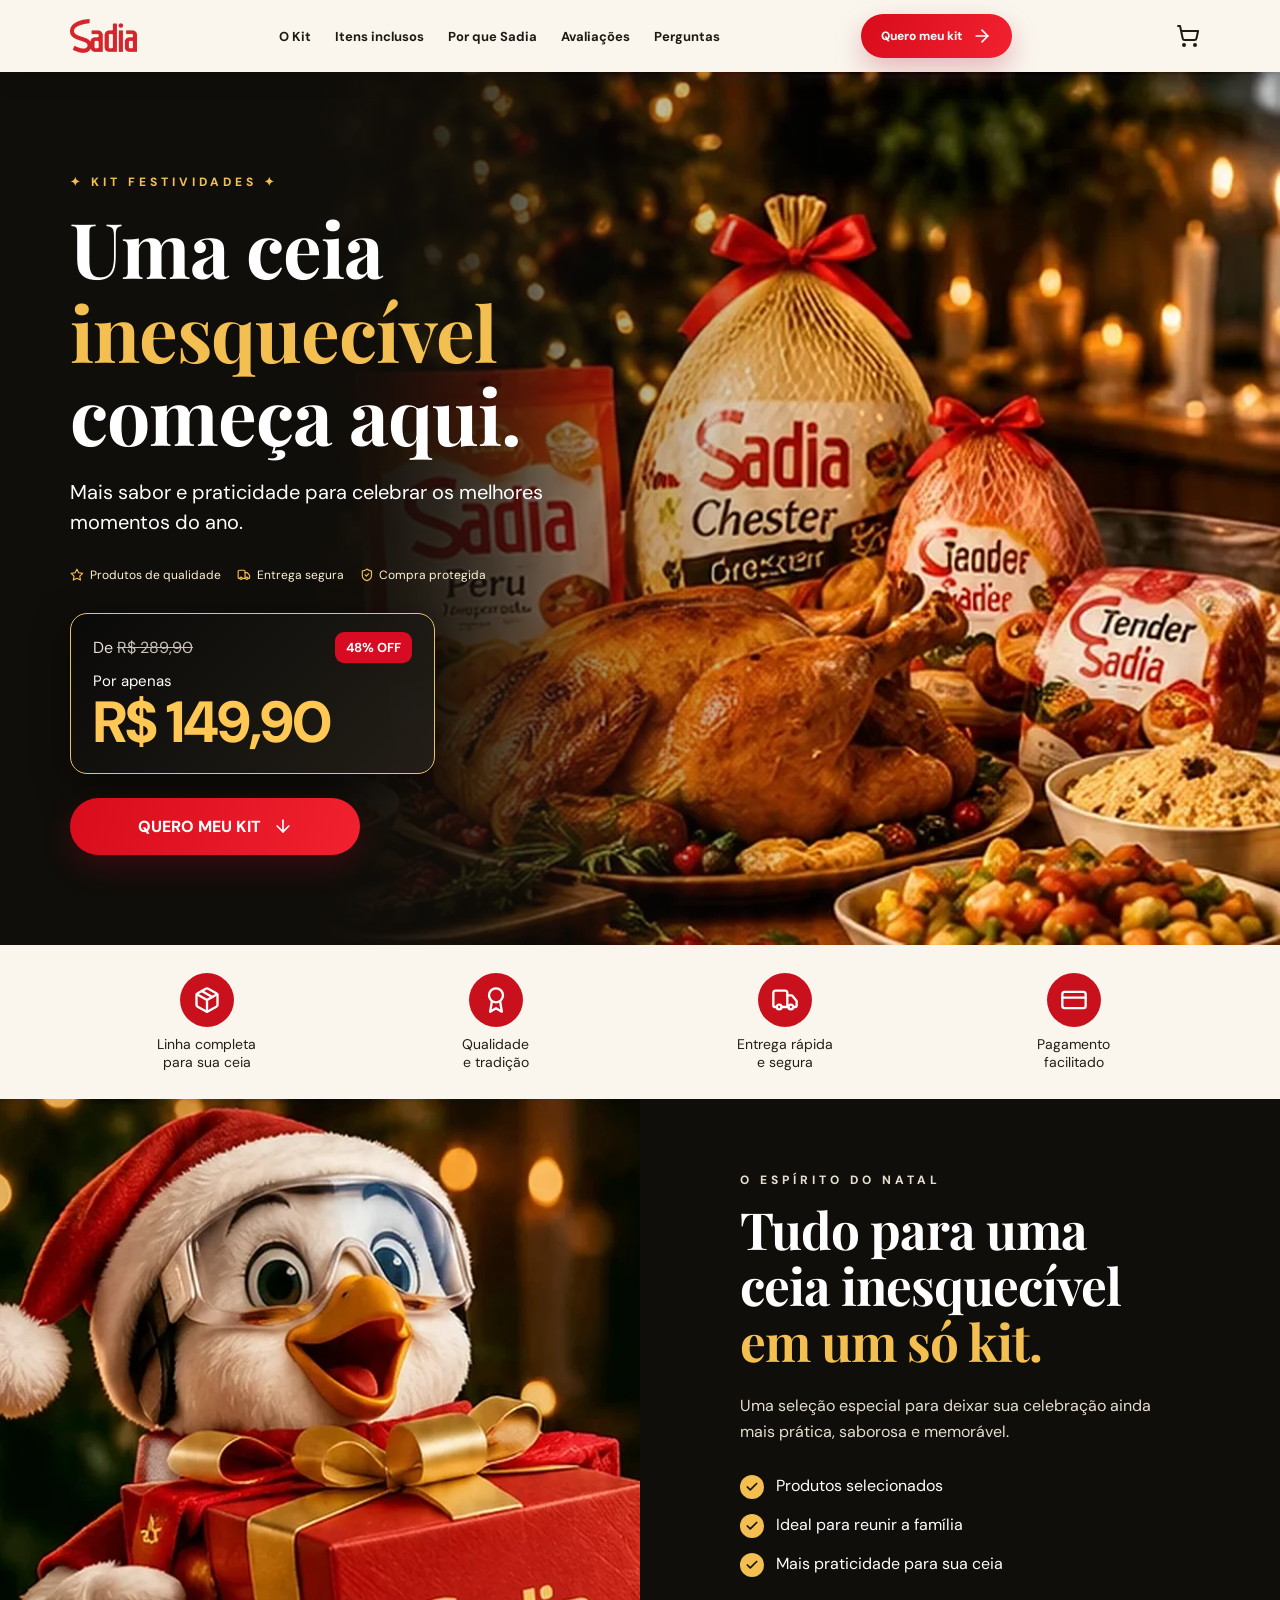
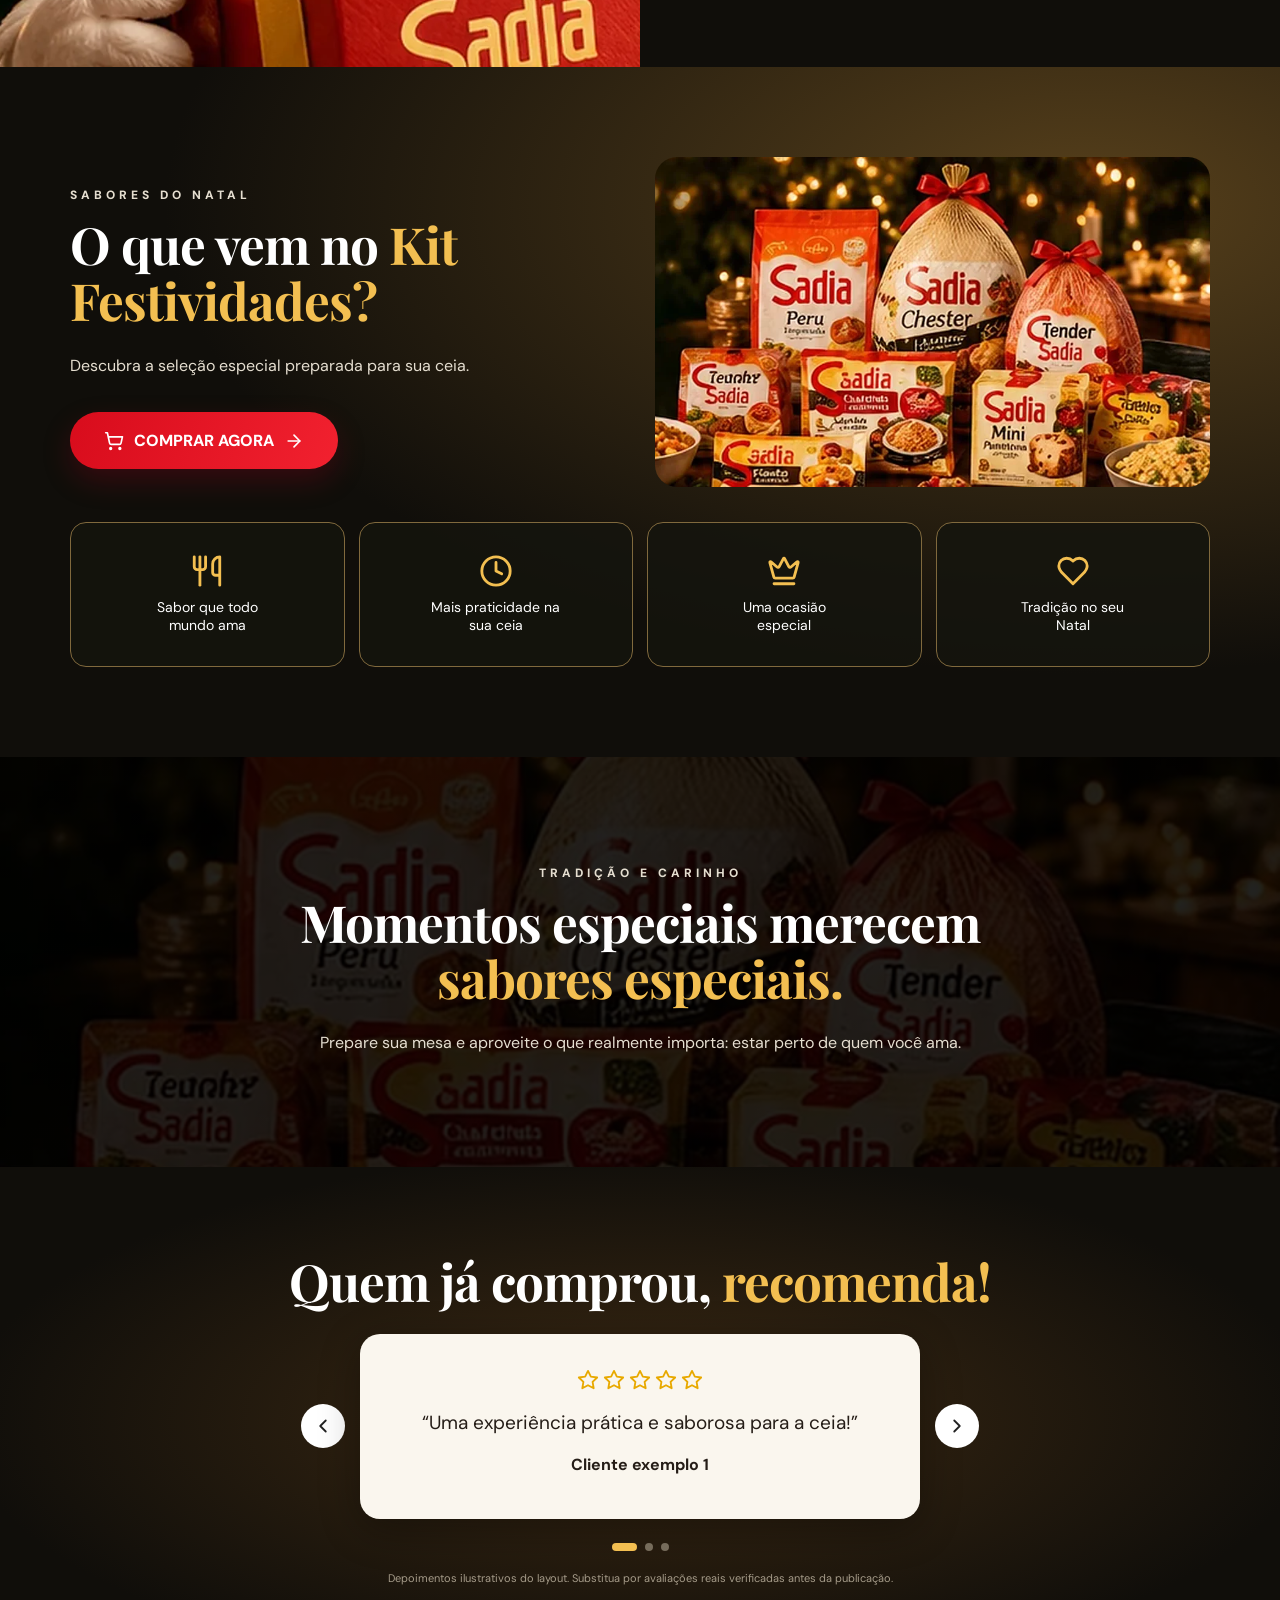
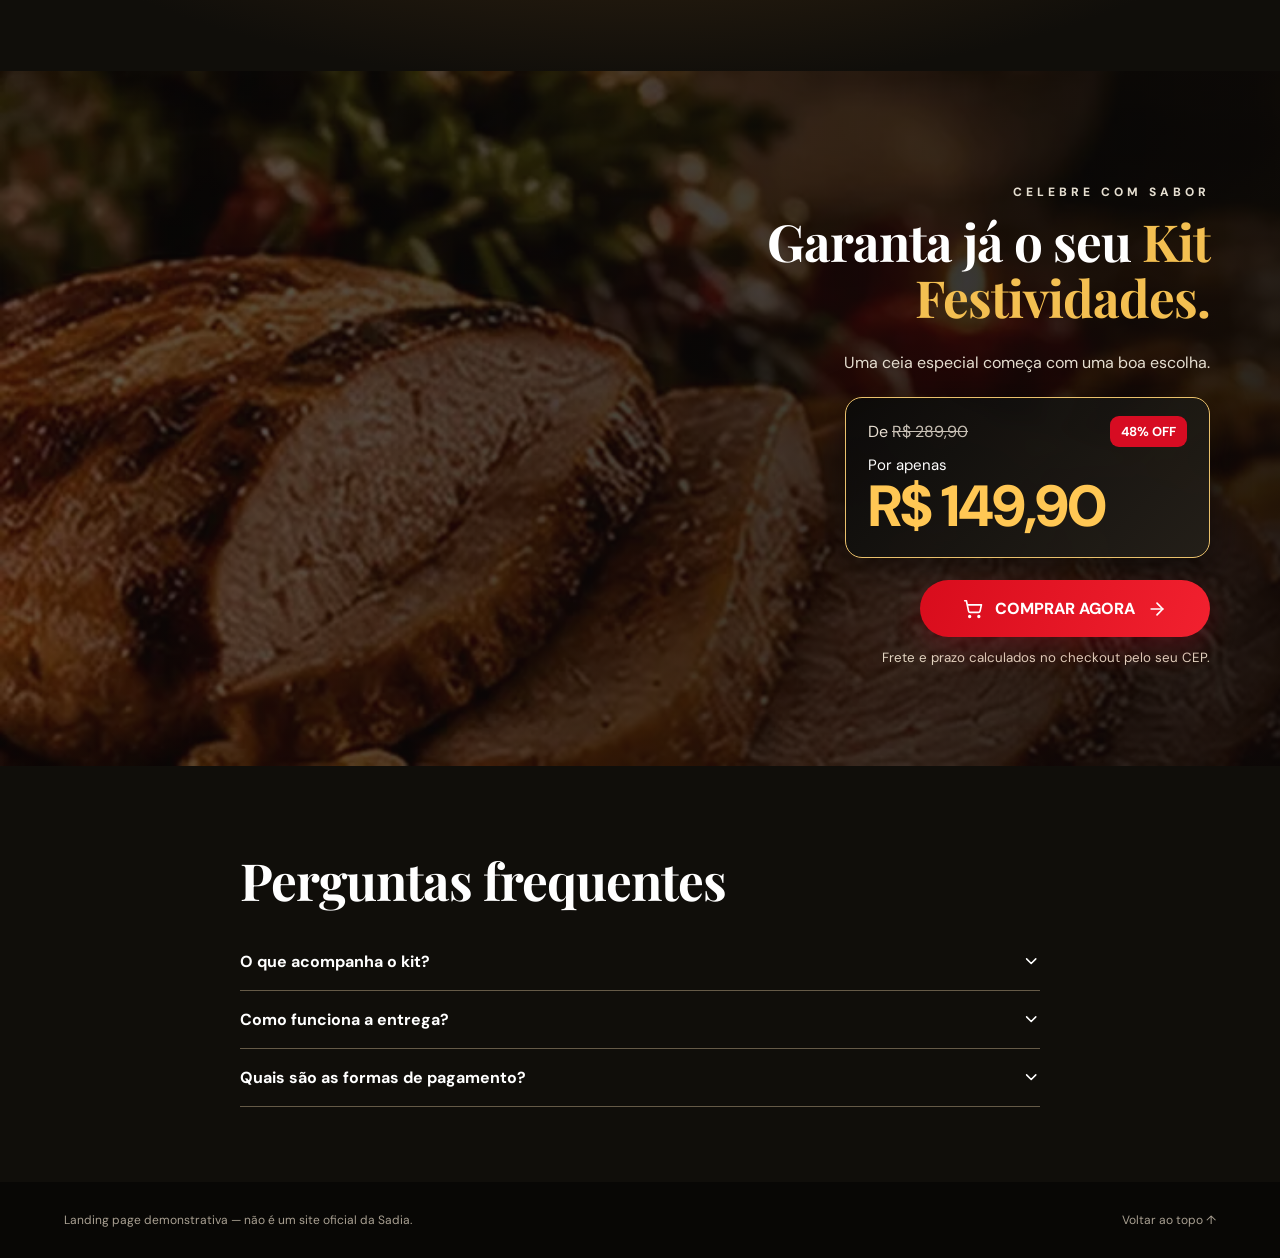
<file: index.html>
<!doctype html><html lang="pt-BR"><head><meta charset="UTF-8"><meta name="viewport" content="width=device-width, initial-scale=1"><meta name="theme-color" content="#100d09"><meta name="description" content="Conheça o Kit Festividades para uma ceia especial."><title>Kit Festividades | Landing Page</title><link rel="icon" href="favicon.png"><link rel="preload" as="image" href="assets/hero.webp"><link rel="stylesheet" href="style.css"></head><body>
<svg xmlns="http://www.w3.org/2000/svg" style="display:none" aria-hidden="true"><symbol id="i-menu" viewBox="0 0 24 24" fill="none" stroke="currentColor" stroke-width="2" stroke-linecap="round" stroke-linejoin="round"><path d="M4 6h16M4 12h16M4 18h16"/></symbol><symbol id="i-x" viewBox="0 0 24 24" fill="none" stroke="currentColor" stroke-width="2" stroke-linecap="round" stroke-linejoin="round"><path d="M18 6 6 18M6 6l12 12"/></symbol><symbol id="i-arrow" viewBox="0 0 24 24" fill="none" stroke="currentColor" stroke-width="2" stroke-linecap="round" stroke-linejoin="round"><path d="M5 12h14"/><path d="m12 5 7 7-7 7"/></symbol><symbol id="i-down" viewBox="0 0 24 24" fill="none" stroke="currentColor" stroke-width="2" stroke-linecap="round" stroke-linejoin="round"><path d="M12 5v14"/><path d="m19 12-7 7-7-7"/></symbol><symbol id="i-cart" viewBox="0 0 24 24" fill="none" stroke="currentColor" stroke-width="2" stroke-linecap="round" stroke-linejoin="round"><circle cx="8" cy="21" r="1"/><circle cx="19" cy="21" r="1"/><path d="M2.05 2.05h2l2.66 12.42a2 2 0 0 0 2 1.58h9.78a2 2 0 0 0 1.95-1.57l1.65-7.43H5.12"/></symbol><symbol id="i-star" viewBox="0 0 24 24" fill="none" stroke="currentColor" stroke-width="2" stroke-linecap="round" stroke-linejoin="round"><polygon points="12 2 15.09 8.26 22 9.27 17 14.14 18.18 21.02 12 17.77 5.82 21.02 7 14.14 2 9.27 8.91 8.26 12 2"/></symbol><symbol id="i-truck" viewBox="0 0 24 24" fill="none" stroke="currentColor" stroke-width="2" stroke-linecap="round" stroke-linejoin="round"><path d="M14 18V6a2 2 0 0 0-2-2H4a2 2 0 0 0-2 2v11a1 1 0 0 0 1 1h2"/><path d="M15 18H9"/><path d="M19 18h2a1 1 0 0 0 1-1v-3.65a1 1 0 0 0-.22-.624l-3.48-4.35A1 1 0 0 0 17.52 8H14"/><circle cx="17" cy="18" r="2"/><circle cx="7" cy="18" r="2"/></symbol><symbol id="i-shield" viewBox="0 0 24 24" fill="none" stroke="currentColor" stroke-width="2" stroke-linecap="round" stroke-linejoin="round"><path d="M20 13c0 5-3.5 7.5-7.66 8.95a1 1 0 0 1-.67-.01C7.5 20.5 4 18 4 13V6a1 1 0 0 1 1-1c2 0 4.5-1.2 6.24-2.72a1.17 1.17 0 0 1 1.52 0C14.51 3.81 17 5 19 5a1 1 0 0 1 1 1z"/><path d="m9 12 2 2 4-4"/></symbol><symbol id="i-card" viewBox="0 0 24 24" fill="none" stroke="currentColor" stroke-width="2" stroke-linecap="round" stroke-linejoin="round"><rect width="20" height="14" x="2" y="5" rx="2"/><path d="M2 10h20"/></symbol><symbol id="i-package" viewBox="0 0 24 24" fill="none" stroke="currentColor" stroke-width="2" stroke-linecap="round" stroke-linejoin="round"><path d="m7.5 4.27 9 5.15"/><path d="M21 8a2 2 0 0 0-1-1.73l-7-4a2 2 0 0 0-2 0l-7 4A2 2 0 0 0 3 8v8a2 2 0 0 0 1 1.73l7 4a2 2 0 0 0 2 0l7-4A2 2 0 0 0 21 16Z"/><path d="m3.3 7 8.7 5 8.7-5"/><path d="M12 22V12"/></symbol><symbol id="i-award" viewBox="0 0 24 24" fill="none" stroke="currentColor" stroke-width="2" stroke-linecap="round" stroke-linejoin="round"><circle cx="12" cy="8" r="6"/><path d="M15.477 12.89 17 22l-5-3-5 3 1.523-9.11"/></symbol><symbol id="i-gift" viewBox="0 0 24 24" fill="none" stroke="currentColor" stroke-width="2" stroke-linecap="round" stroke-linejoin="round"><rect x="3" y="8" width="18" height="4" rx="1"/><path d="M12 8v13"/><path d="M19 12v7a2 2 0 0 1-2 2H7a2 2 0 0 1-2-2v-7"/><path d="M7.5 8a2.5 2.5 0 0 1 0-5A4.8 8 0 0 1 12 8a4.8 8 0 0 1 4.5-5 2.5 2.5 0 0 1 0 5"/></symbol><symbol id="i-utensils" viewBox="0 0 24 24" fill="none" stroke="currentColor" stroke-width="2" stroke-linecap="round" stroke-linejoin="round"><path d="M3 2v7c0 1.1.9 2 2 2h4a2 2 0 0 0 2-2V2"/><path d="M7 2v20"/><path d="M21 15V2a5 5 0 0 0-5 5v6c0 1.1.9 2 2 2h3Zm0 0v7"/></symbol><symbol id="i-heart" viewBox="0 0 24 24" fill="none" stroke="currentColor" stroke-width="2" stroke-linecap="round" stroke-linejoin="round"><path d="M19 14c1.49-1.46 3-3.21 3-5.5A5.5 5.5 0 0 0 16.5 3c-1.76 0-3 .5-4.5 2-1.5-1.5-2.74-2-4.5-2A5.5 5.5 0 0 0 2 8.5c0 2.3 1.5 4.05 3 5.5l7 7Z"/></symbol><symbol id="i-clock" viewBox="0 0 24 24" fill="none" stroke="currentColor" stroke-width="2" stroke-linecap="round" stroke-linejoin="round"><circle cx="12" cy="12" r="10"/><path d="M12 6v6l4 2"/></symbol><symbol id="i-crown" viewBox="0 0 24 24" fill="none" stroke="currentColor" stroke-width="2" stroke-linecap="round" stroke-linejoin="round"><path d="M11.562 3.266a.5.5 0 0 1 .876 0L15.39 8.87a1 1 0 0 0 1.516.294L21.183 5.5a.5.5 0 0 1 .798.519l-2.834 10.246a1 1 0 0 1-.956.734H5.81a1 1 0 0 1-.957-.734L2.02 6.02a.5.5 0 0 1 .798-.519l4.276 3.664a1 1 0 0 0 1.516-.294z"/><path d="M5 21h14"/></symbol><symbol id="i-left" viewBox="0 0 24 24" fill="none" stroke="currentColor" stroke-width="2" stroke-linecap="round" stroke-linejoin="round"><path d="m15 18-6-6 6-6"/></symbol><symbol id="i-right" viewBox="0 0 24 24" fill="none" stroke="currentColor" stroke-width="2" stroke-linecap="round" stroke-linejoin="round"><path d="m9 18 6-6-6-6"/></symbol><symbol id="i-chev" viewBox="0 0 24 24" fill="none" stroke="currentColor" stroke-width="2" stroke-linecap="round" stroke-linejoin="round"><path d="m6 9 6 6 6-6"/></symbol><symbol id="i-lock" viewBox="0 0 24 24" fill="none" stroke="currentColor" stroke-width="2" stroke-linecap="round" stroke-linejoin="round"><rect width="18" height="11" x="3" y="11" rx="2"/><path d="M7 11V7a5 5 0 0 1 10 0v4"/></symbol><symbol id="i-ok" viewBox="0 0 24 24" fill="none" stroke="currentColor" stroke-width="2" stroke-linecap="round" stroke-linejoin="round"><circle cx="12" cy="12" r="10"/><path d="m9 12 2 2 4-4"/></symbol></svg>
<header class="header"><a href="#inicio" class="logo" aria-label="Sadia - início"><img src="assets/logo.png" alt="Sadia" width="84" height="34"></a><nav id="nav"><a href="#kit">O Kit</a><a href="#itens">Itens inclusos</a><a href="#qualidade">Por que Sadia</a><a href="#avaliacoes">Avaliações</a><a href="#perguntas">Perguntas</a></nav><a class="btn small smart" href="#itens">Quero meu kit <svg class="ic" aria-hidden="true"><use href="#i-arrow"/></svg></a><a class="cart" href="checkout.html" aria-label="Ir para o checkout"><svg class="ic" aria-hidden="true"><use href="#i-cart"/></svg></a><button class="menu" aria-label="Abrir menu" aria-expanded="false"><svg class="ic i-menu" aria-hidden="true"><use href="#i-menu"/></svg><svg class="ic i-x" aria-hidden="true"><use href="#i-x"/></svg></button></header>
<main><section class="hero" id="inicio"><div class="hero-overlay"></div><div class="container hero-content reveal"><p class="eyebrow">✦ KIT FESTIVIDADES ✦</p><h1>Uma ceia <em>inesquecível</em> começa aqui.</h1><p class="lead">Mais sabor e praticidade para celebrar os melhores momentos do ano.</p><div class="micro"><span><svg class="ic" aria-hidden="true"><use href="#i-star"/></svg> Produtos de qualidade</span><span><svg class="ic" aria-hidden="true"><use href="#i-truck"/></svg> Entrega segura</span><span><svg class="ic" aria-hidden="true"><use href="#i-shield"/></svg> Compra protegida</span></div><div class="price-box" aria-label="Oferta: de 289 reais e 90 centavos por 149 reais e 90 centavos"><div class="price-top"><span>De <del>R$ 289,90</del></span><strong class="discount">48% OFF</strong></div><div class="price-label">Por apenas</div><div class="price-current">R$ 149,90</div></div><a class="btn big" href="#itens">QUERO MEU KIT <svg class="ic" aria-hidden="true"><use href="#i-down"/></svg></a></div></section>
<section class="benefits"><div class="container benefit-grid"><div><b><svg class="ic" aria-hidden="true"><use href="#i-package"/></svg></b><span>Linha completa<br>para sua ceia</span></div><div><b><svg class="ic" aria-hidden="true"><use href="#i-award"/></svg></b><span>Qualidade<br>e tradição</span></div><div><b><svg class="ic" aria-hidden="true"><use href="#i-truck"/></svg></b><span>Entrega rápida<br>e segura</span></div><div><b><svg class="ic" aria-hidden="true"><use href="#i-card"/></svg></b><span>Pagamento<br>facilitado</span></div></div></section>
<section id="kit" class="split dark"><div class="photo mascot reveal" role="img" aria-label="Mascote natalino segurando um presente"></div><div class="copy reveal"><p class="eyebrow">O ESPÍRITO DO NATAL</p><h2>Tudo para uma ceia inesquecível <em>em um só kit.</em></h2><p>Uma seleção especial para deixar sua celebração ainda mais prática, saborosa e memorável.</p><ul><li>Produtos selecionados</li><li>Ideal para reunir a família</li><li>Mais praticidade para sua ceia</li></ul></div></section>
<section id="itens" class="items"><div class="container"><div class="item-head reveal"><div><p class="eyebrow">SABORES DO NATAL</p><h2>O que vem no <em>Kit Festividades?</em></h2><p>Descubra a seleção especial preparada para sua ceia.</p><a href="checkout.html" class="btn buy-items"><svg class="ic" aria-hidden="true"><use href="#i-cart"/></svg> COMPRAR AGORA <svg class="ic" aria-hidden="true"><use href="#i-arrow"/></svg></a></div><div class="photo kit-photo" role="img" aria-label="Produtos do Kit Festividades"></div></div><div class="cards"><article class="reveal"><svg class="ic big-ic" aria-hidden="true"><use href="#i-utensils"/></svg><span>Sabor que todo mundo ama</span></article><article class="reveal"><svg class="ic big-ic" aria-hidden="true"><use href="#i-clock"/></svg><span>Mais praticidade na sua ceia</span></article><article class="reveal"><svg class="ic big-ic" aria-hidden="true"><use href="#i-crown"/></svg><span>Uma ocasião especial</span></article><article class="reveal"><svg class="ic big-ic" aria-hidden="true"><use href="#i-heart"/></svg><span>Tradição no seu Natal</span></article></div></div></section>
<section id="qualidade" class="quality"><div class="container reveal"><p class="eyebrow">TRADIÇÃO E CARINHO</p><h2>Momentos especiais merecem <em>sabores especiais.</em></h2><p>Prepare sua mesa e aproveite o que realmente importa: estar perto de quem você ama.</p></div></section>
<section id="avaliacoes" class="reviews"><div class="container"><h2 class="reveal">Quem já comprou, <em>recomenda!</em></h2><div class="review-wrap"><button id="prev" aria-label="Avaliação anterior"><svg class="ic" aria-hidden="true"><use href="#i-left"/></svg></button><div class="review-card" id="review" aria-live="polite"></div><button id="next" aria-label="Próxima avaliação"><svg class="ic" aria-hidden="true"><use href="#i-right"/></svg></button></div><div id="dots" class="dots"></div><p class="disclaimer">Depoimentos ilustrativos do layout. Substitua por avaliações reais verificadas antes da publicação.</p></div></section>
<section class="final-hero" id="pedido"><div class="container final-content reveal"><p class="eyebrow">CELEBRE COM SABOR</p><h2>Garanta já o seu <em>Kit Festividades.</em></h2><p>Uma ceia especial começa com uma boa escolha.</p><div class="price-box" aria-label="Oferta: de 289 reais e 90 centavos por 149 reais e 90 centavos"><div class="price-top"><span>De <del>R$ 289,90</del></span><strong class="discount">48% OFF</strong></div><div class="price-label">Por apenas</div><div class="price-current">R$ 149,90</div></div><a href="checkout.html" class="btn big" id="buy"><svg class="ic" aria-hidden="true"><use href="#i-cart"/></svg> COMPRAR AGORA <svg class="ic" aria-hidden="true"><use href="#i-arrow"/></svg></a><small>Frete e prazo calculados no checkout pelo seu CEP.</small></div></section>
<section id="perguntas" class="faq container"><h2>Perguntas frequentes</h2><details><summary>O que acompanha o kit?<svg class="ic chev" aria-hidden="true"><use href="#i-chev"/></svg></summary><p>Confira a lista oficial de itens e quantidades na oferta antes da compra.</p></details><details><summary>Como funciona a entrega?<svg class="ic chev" aria-hidden="true"><use href="#i-chev"/></svg></summary><p>Consulte os locais atendidos, prazo e frete na página oficial de checkout.</p></details><details><summary>Quais são as formas de pagamento?<svg class="ic chev" aria-hidden="true"><use href="#i-chev"/></svg></summary><p>As condições de pagamento devem ser verificadas no checkout oficial.</p></details></section></main><footer><span>Landing page demonstrativa — não é um site oficial da Sadia.</span><a href="#inicio">Voltar ao topo ↑</a></footer><a class="mobile-cta btn smart" href="#itens"><svg class="ic" aria-hidden="true"><use href="#i-cart"/></svg> R$ 149,90 · QUERO MEU KIT</a><script src="script.js"></script></body></html>
</file>
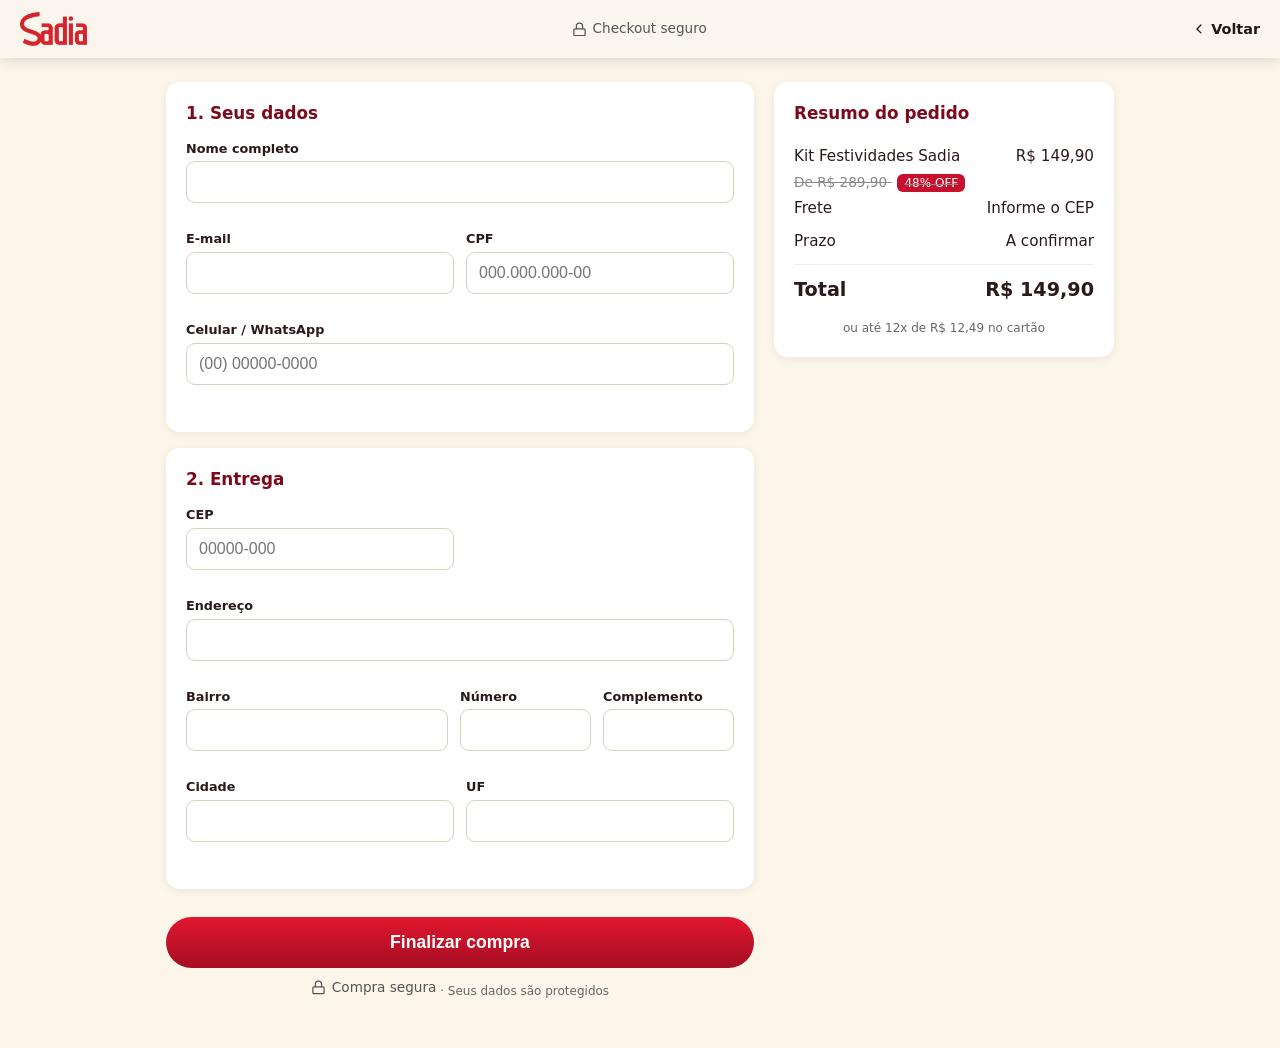
<file: checkout.html>
<!DOCTYPE html>
<html lang="pt-BR">
<head>
<meta charset="UTF-8">
<meta name="viewport" content="width=device-width, initial-scale=1">
<title>Checkout | Kit Festividades Sadia</title>
<link rel="icon" href="favicon.png"><link rel="stylesheet" href="checkout.css">
</head>
<body><svg xmlns="http://www.w3.org/2000/svg" style="display:none" aria-hidden="true"><symbol id="i-menu" viewBox="0 0 24 24" fill="none" stroke="currentColor" stroke-width="2" stroke-linecap="round" stroke-linejoin="round"><path d="M4 6h16M4 12h16M4 18h16"/></symbol><symbol id="i-x" viewBox="0 0 24 24" fill="none" stroke="currentColor" stroke-width="2" stroke-linecap="round" stroke-linejoin="round"><path d="M18 6 6 18M6 6l12 12"/></symbol><symbol id="i-arrow" viewBox="0 0 24 24" fill="none" stroke="currentColor" stroke-width="2" stroke-linecap="round" stroke-linejoin="round"><path d="M5 12h14"/><path d="m12 5 7 7-7 7"/></symbol><symbol id="i-down" viewBox="0 0 24 24" fill="none" stroke="currentColor" stroke-width="2" stroke-linecap="round" stroke-linejoin="round"><path d="M12 5v14"/><path d="m19 12-7 7-7-7"/></symbol><symbol id="i-cart" viewBox="0 0 24 24" fill="none" stroke="currentColor" stroke-width="2" stroke-linecap="round" stroke-linejoin="round"><circle cx="8" cy="21" r="1"/><circle cx="19" cy="21" r="1"/><path d="M2.05 2.05h2l2.66 12.42a2 2 0 0 0 2 1.58h9.78a2 2 0 0 0 1.95-1.57l1.65-7.43H5.12"/></symbol><symbol id="i-star" viewBox="0 0 24 24" fill="none" stroke="currentColor" stroke-width="2" stroke-linecap="round" stroke-linejoin="round"><polygon points="12 2 15.09 8.26 22 9.27 17 14.14 18.18 21.02 12 17.77 5.82 21.02 7 14.14 2 9.27 8.91 8.26 12 2"/></symbol><symbol id="i-truck" viewBox="0 0 24 24" fill="none" stroke="currentColor" stroke-width="2" stroke-linecap="round" stroke-linejoin="round"><path d="M14 18V6a2 2 0 0 0-2-2H4a2 2 0 0 0-2 2v11a1 1 0 0 0 1 1h2"/><path d="M15 18H9"/><path d="M19 18h2a1 1 0 0 0 1-1v-3.65a1 1 0 0 0-.22-.624l-3.48-4.35A1 1 0 0 0 17.52 8H14"/><circle cx="17" cy="18" r="2"/><circle cx="7" cy="18" r="2"/></symbol><symbol id="i-shield" viewBox="0 0 24 24" fill="none" stroke="currentColor" stroke-width="2" stroke-linecap="round" stroke-linejoin="round"><path d="M20 13c0 5-3.5 7.5-7.66 8.95a1 1 0 0 1-.67-.01C7.5 20.5 4 18 4 13V6a1 1 0 0 1 1-1c2 0 4.5-1.2 6.24-2.72a1.17 1.17 0 0 1 1.52 0C14.51 3.81 17 5 19 5a1 1 0 0 1 1 1z"/><path d="m9 12 2 2 4-4"/></symbol><symbol id="i-card" viewBox="0 0 24 24" fill="none" stroke="currentColor" stroke-width="2" stroke-linecap="round" stroke-linejoin="round"><rect width="20" height="14" x="2" y="5" rx="2"/><path d="M2 10h20"/></symbol><symbol id="i-package" viewBox="0 0 24 24" fill="none" stroke="currentColor" stroke-width="2" stroke-linecap="round" stroke-linejoin="round"><path d="m7.5 4.27 9 5.15"/><path d="M21 8a2 2 0 0 0-1-1.73l-7-4a2 2 0 0 0-2 0l-7 4A2 2 0 0 0 3 8v8a2 2 0 0 0 1 1.73l7 4a2 2 0 0 0 2 0l7-4A2 2 0 0 0 21 16Z"/><path d="m3.3 7 8.7 5 8.7-5"/><path d="M12 22V12"/></symbol><symbol id="i-award" viewBox="0 0 24 24" fill="none" stroke="currentColor" stroke-width="2" stroke-linecap="round" stroke-linejoin="round"><circle cx="12" cy="8" r="6"/><path d="M15.477 12.89 17 22l-5-3-5 3 1.523-9.11"/></symbol><symbol id="i-gift" viewBox="0 0 24 24" fill="none" stroke="currentColor" stroke-width="2" stroke-linecap="round" stroke-linejoin="round"><rect x="3" y="8" width="18" height="4" rx="1"/><path d="M12 8v13"/><path d="M19 12v7a2 2 0 0 1-2 2H7a2 2 0 0 1-2-2v-7"/><path d="M7.5 8a2.5 2.5 0 0 1 0-5A4.8 8 0 0 1 12 8a4.8 8 0 0 1 4.5-5 2.5 2.5 0 0 1 0 5"/></symbol><symbol id="i-utensils" viewBox="0 0 24 24" fill="none" stroke="currentColor" stroke-width="2" stroke-linecap="round" stroke-linejoin="round"><path d="M3 2v7c0 1.1.9 2 2 2h4a2 2 0 0 0 2-2V2"/><path d="M7 2v20"/><path d="M21 15V2a5 5 0 0 0-5 5v6c0 1.1.9 2 2 2h3Zm0 0v7"/></symbol><symbol id="i-heart" viewBox="0 0 24 24" fill="none" stroke="currentColor" stroke-width="2" stroke-linecap="round" stroke-linejoin="round"><path d="M19 14c1.49-1.46 3-3.21 3-5.5A5.5 5.5 0 0 0 16.5 3c-1.76 0-3 .5-4.5 2-1.5-1.5-2.74-2-4.5-2A5.5 5.5 0 0 0 2 8.5c0 2.3 1.5 4.05 3 5.5l7 7Z"/></symbol><symbol id="i-clock" viewBox="0 0 24 24" fill="none" stroke="currentColor" stroke-width="2" stroke-linecap="round" stroke-linejoin="round"><circle cx="12" cy="12" r="10"/><path d="M12 6v6l4 2"/></symbol><symbol id="i-crown" viewBox="0 0 24 24" fill="none" stroke="currentColor" stroke-width="2" stroke-linecap="round" stroke-linejoin="round"><path d="M11.562 3.266a.5.5 0 0 1 .876 0L15.39 8.87a1 1 0 0 0 1.516.294L21.183 5.5a.5.5 0 0 1 .798.519l-2.834 10.246a1 1 0 0 1-.956.734H5.81a1 1 0 0 1-.957-.734L2.02 6.02a.5.5 0 0 1 .798-.519l4.276 3.664a1 1 0 0 0 1.516-.294z"/><path d="M5 21h14"/></symbol><symbol id="i-left" viewBox="0 0 24 24" fill="none" stroke="currentColor" stroke-width="2" stroke-linecap="round" stroke-linejoin="round"><path d="m15 18-6-6 6-6"/></symbol><symbol id="i-right" viewBox="0 0 24 24" fill="none" stroke="currentColor" stroke-width="2" stroke-linecap="round" stroke-linejoin="round"><path d="m9 18 6-6-6-6"/></symbol><symbol id="i-chev" viewBox="0 0 24 24" fill="none" stroke="currentColor" stroke-width="2" stroke-linecap="round" stroke-linejoin="round"><path d="m6 9 6 6 6-6"/></symbol><symbol id="i-lock" viewBox="0 0 24 24" fill="none" stroke="currentColor" stroke-width="2" stroke-linecap="round" stroke-linejoin="round"><rect width="18" height="11" x="3" y="11" rx="2"/><path d="M7 11V7a5 5 0 0 1 10 0v4"/></symbol><symbol id="i-ok" viewBox="0 0 24 24" fill="none" stroke="currentColor" stroke-width="2" stroke-linecap="round" stroke-linejoin="round"><circle cx="12" cy="12" r="10"/><path d="m9 12 2 2 4-4"/></symbol></svg>
<header><a class="hl" href="index.html" aria-label="Sadia - início"><img src="assets/logo.png" alt="Sadia" width="84" height="34"></a><span class="sec"><svg class="ic" aria-hidden="true"><use href="#i-lock"/></svg> Checkout seguro</span><a class="back" href="index.html"><svg class="ic" aria-hidden="true"><use href="#i-left"/></svg> Voltar</a></header>
<div class="wrap">
<form id="form" novalidate>
  <div class="card">
    <h2>1. Seus dados</h2>
    <div class="row"><div><label for="nome">Nome completo</label><input id="nome" autocomplete="name" required><div class="msg"></div></div></div>
    <div class="row r2">
      <div><label for="email">E-mail</label><input id="email" type="email" autocomplete="email" required><div class="msg"></div></div>
      <div><label for="cpf">CPF</label><input id="cpf" inputmode="numeric" maxlength="14" placeholder="000.000.000-00" required><div class="msg"></div></div>
    </div>
    <div class="row"><div><label for="tel">Celular / WhatsApp</label><input id="tel" type="tel" inputmode="numeric" maxlength="15" placeholder="(00) 00000-0000" autocomplete="tel" required><div class="msg"></div></div></div>
  </div>
  <div class="card">
    <h2>2. Entrega</h2>
    <div class="row r2"><div><label for="cep">CEP</label><input id="cep" inputmode="numeric" maxlength="9" placeholder="00000-000" autocomplete="postal-code" required><div class="msg"></div></div><div></div></div>
    <div class="row"><div><label for="rua">Endereço</label><input id="rua" autocomplete="address-line1" required><div class="msg"></div></div></div>
    <div class="row r3">
      <div><label for="bairro">Bairro</label><input id="bairro" required><div class="msg"></div></div>
      <div><label for="numero">Número</label><input id="numero" required><div class="msg"></div></div>
      <div><label for="comp">Complemento</label><input id="comp"></div>
    </div>
    <div class="row r2">
      <div><label for="cidade">Cidade</label><input id="cidade" required><div class="msg"></div></div>
      <div><label for="uf">UF</label><input id="uf" maxlength="2" required><div class="msg"></div></div>
    </div>
  </div>
  <button type="submit" id="btn">Finalizar compra</button>
  <p class="seguro"><span class="sec"><svg class="ic" aria-hidden="true"><use href="#i-lock"/></svg> Compra segura</span> · Seus dados são protegidos</p>
</form>

<aside class="resumo">
  <div class="card">
    <h2>Resumo do pedido</h2>
    <div class="linha"><span id="r-nome"></span><span id="r-preco"></span></div>
    <div class="de">De <s id="r-de"></s> <span class="off" id="r-off"></span></div>
    <div class="linha"><span>Frete</span><span id="r-frete">Informe o CEP</span></div>
    <div class="linha"><span>Prazo</span><span id="r-prazo"></span></div>
    <div class="linha total"><span>Total</span><span id="r-total"></span></div>
    <div class="seguro" id="r-parc"></div>
  </div>
</aside>
</div>
<div class="wrap"><div class="card ok" id="ok" style="grid-column:1/-1"></div></div>
<script src="config.js"></script>
<script src="checkout.js"></script>
</body>
</html>
</file>
<file: style.css>
@import url('https://fonts.googleapis.com/css2?family=DM+Sans:wght@400;500;600;700;800&family=Playfair+Display:wght@600;700;800&display=swap');:root{--red:#e71928;--gold:#f3bf51;--dark:#100e0a;--cream:#faf6ee}*{box-sizing:border-box}html{scroll-behavior:smooth;scroll-padding-top:76px}body{margin:0;background:var(--dark);color:#fff;font-family:'DM Sans',Arial,sans-serif}a{color:inherit;text-decoration:none}button{font:inherit;cursor:pointer}.container{width:min(1140px,90%);margin:auto}.header{height:72px;background:var(--cream);color:#201913;display:flex;align-items:center;justify-content:space-between;padding:0 max(5%,calc((100% - 1140px)/2));position:sticky;top:0;z-index:30;box-shadow:0 5px 25px #0002}.logo{font-size:36px;font-weight:800;font-style:italic;letter-spacing:-3px;color:#d81726}.header nav{display:flex;gap:24px;font-size:13px;font-weight:700}.header nav a:hover{color:var(--red)}.btn{display:inline-flex;align-items:center;justify-content:center;gap:28px;background:linear-gradient(110deg,#d80c1c,#f32230,#cc0919);background-size:220% 100%;color:white;border:0;border-radius:999px;padding:18px 34px;font-weight:800;box-shadow:0 12px 28px #a6002140;transition:transform .3s,box-shadow .3s,background-position .5s;position:relative;overflow:hidden}.btn:before{content:'';position:absolute;inset:0;transform:translateX(-130%) skewX(-20deg);background:linear-gradient(90deg,transparent,#ffffff55,transparent);transition:transform .65s}.btn:hover:before{transform:translateX(130%) skewX(-20deg)}.btn:hover{transform:translateY(-4px) scale(1.02);box-shadow:0 17px 35px #e7192866;background-position:100%}.btn:active{transform:scale(.96)}.btn.small{padding:12px 20px;font-size:12px}.btn.big{min-width:290px}.menu{display:none;background:none;border:0;font-size:26px}.hero{min-height:650px;display:flex;align-items:center;position:relative;background:url('assets/hero.webp') center/cover}.hero-overlay{position:absolute;inset:0;background:linear-gradient(90deg,#0c0905e8 0%,#0c0905aa 38%,transparent 80%)}.hero-content{position:relative;z-index:1;padding:90px 0;max-width:1140px}.hero-content>*{max-width:490px}.eyebrow{color:var(--gold);letter-spacing:4px;font-size:12px;font-weight:800}h1,h2{font-family:'Playfair Display',Georgia,serif;line-height:1.09;letter-spacing:-1px}h1{font-size:clamp(48px,6vw,80px);margin:16px 0}h2{font-size:clamp(34px,4vw,55px);margin:12px 0 24px}h1 em,h2 em{color:var(--gold);font-style:normal}.lead{font-size:20px;line-height:1.5}.micro{display:flex;gap:16px;margin:30px 0;font-size:12px;color:#fff3d4}.benefits{background:var(--cream);color:#241e17;padding:28px 0}.benefit-grid{display:grid;grid-template-columns:repeat(4,1fr);gap:16px;text-align:center}.benefit-grid>div{display:grid;justify-items:center;gap:8px;font-size:14px}.benefit-grid b{border-radius:50%;background:#c9111d;color:white;width:54px;height:54px;display:grid;place-items:center;font-size:30px}.split{display:grid;grid-template-columns:1fr 1fr;min-height:510px}.photo{background-size:cover;background-position:center}.mascot{background-image:url('assets/mascot.webp')}.copy{align-self:center;padding:60px min(8vw,100px)}.copy p,.item-head p,.quality p,.final-content p{line-height:1.6;color:#e5ded0}.copy ul{list-style:none;padding:0;margin:30px 0}.copy li{margin:15px 0}.copy li:before{content:'';display:inline-block;width:24px;height:24px;vertical-align:middle;border-radius:50%;margin-right:12px;background:var(--gold) url("data:image/svg+xml,%3Csvg xmlns='http://www.w3.org/2000/svg' viewBox='0 0 24 24' fill='none' stroke='%231a1308' stroke-width='3' stroke-linecap='round' stroke-linejoin='round'%3E%3Cpath d='M20 6 9 17l-5-5'/%3E%3C/svg%3E") center/14px no-repeat}.items{padding:90px 0;background:radial-gradient(ellipse at 85% 20%,#57401b 0%,#100e0a 60%)}.item-head{display:grid;grid-template-columns:1fr 1fr;gap:30px;align-items:center}.kit-photo{background-image:url('assets/kit.webp');height:330px;border-radius:22px}.outline{display:inline-block;border:1px solid var(--gold);color:var(--gold);border-radius:30px;padding:14px 25px;margin-top:18px;font-weight:800;font-size:13px;transition:.3s}.outline:hover{background:var(--gold);color:#111}.cards{display:grid;grid-template-columns:repeat(4,1fr);gap:14px;margin-top:35px}.cards article{border:1px solid #80693d;background:#15140ed9;border-radius:16px;min-height:145px;display:flex;flex-direction:column;justify-content:center;align-items:center;text-align:center;gap:10px;color:var(--gold);font-size:32px;transition:transform .3s,border-color .3s}.cards article span{font-size:14px;color:white;max-width:140px}.cards article:hover{transform:translateY(-8px);border-color:var(--gold)}.quality{text-align:center;padding:95px 0;background:linear-gradient(#000d,#000d),url('assets/kit.webp') center/cover}.quality .container{max-width:680px}.reviews{text-align:center;padding:75px 0;background:radial-gradient(ellipse at center,#3d2a13,#100e0a 75%)}.review-wrap{display:flex;align-items:center;justify-content:center;gap:15px}.review-wrap button{width:44px;height:44px;border-radius:50%;border:0;background:white;color:#222;font-size:30px}.review-card{background:var(--cream);color:#251d17;border-radius:20px;padding:35px;max-width:560px;min-height:185px;flex:1;box-shadow:0 10px 40px #0005}.stars{color:#e8a900;font-size:23px;letter-spacing:3px}.review-card p{font-size:19px}.dots{margin-top:20px}.dot{display:inline-block;border-radius:20px;background:#766c5b;width:8px;height:8px;margin:4px}.dot.active{width:25px;background:var(--gold)}.disclaimer{font-size:11px;color:#a69c8a}.final-hero{background:linear-gradient(90deg,#0a0807a0,#0a0807dd),url('assets/roast.webp') left/cover;padding:100px 0;text-align:right}.final-content{max-width:1140px}.final-content h2,.final-content p{margin-left:auto;max-width:560px}.final-content small{display:block;color:#e4d7c3;margin-top:12px}.faq{padding:75px 0;max-width:800px}.faq details{border-bottom:1px solid #655a47;padding:18px 0}.faq summary{cursor:pointer;font-weight:700}.faq details p{color:#cfc5b5}footer{padding:30px 5%;display:flex;justify-content:space-between;gap:15px;background:#080705;font-size:12px;color:#a9a092}.mobile-cta{display:none}.reveal{opacity:0;transform:translateY(30px);transition:opacity .8s,transform .8s}.reveal.visible{opacity:1;transform:translateY(0)}@media(max-width:800px){.header{height:65px}.header nav{display:none;position:absolute;top:65px;left:0;right:0;background:var(--cream);padding:22px;flex-direction:column;box-shadow:0 10px 15px #0003}.header nav.open{display:flex}.header>.btn{display:none}.menu{display:block}.hero{min-height:660px;background-position:60% center}.hero-overlay{background:linear-gradient(90deg,#0b0808ed,#0b0808a0 70%,#0b080855)}.hero-content{padding:75px 0}.hero-content>*{max-width:360px}.micro{flex-wrap:wrap}.benefit-grid{grid-template-columns:repeat(2,1fr);row-gap:25px}.split{grid-template-columns:1fr}.mascot{height:380px;background-position:center 40%}.copy{padding:55px 6%}.item-head{grid-template-columns:1fr}.kit-photo{height:260px}.cards{grid-template-columns:repeat(2,1fr)}.final-hero{text-align:center}.final-content h2,.final-content p{margin-inline:auto}.mobile-cta{display:flex;position:fixed;bottom:12px;left:5%;width:90%;z-index:25;padding:15px;box-shadow:0 8px 25px #0009}footer{padding-bottom:85px}}@media(prefers-reduced-motion:reduce){*,*:before{scroll-behavior:auto!important;transition:none!important;animation:none!important}.reveal{opacity:1;transform:none}}

/* Oferta e refinamentos mobile */
.price-box{max-width:365px;margin:20px 0 24px;padding:18px 22px;border:1px solid #eac16c;border-radius:17px;background:linear-gradient(135deg,#090909e8,#242019ed);box-shadow:0 10px 35px #0008;backdrop-filter:blur(8px);text-align:left}.price-top{display:flex;align-items:center;justify-content:space-between;gap:12px;color:#e9e0d3;font-size:16px}.price-top del{opacity:.85}.discount{background:#d70c22;color:white;padding:7px 11px;border-radius:9px;font-size:13px;white-space:nowrap}.price-label{margin-top:8px;color:#fff;font-size:15px}.price-current{color:#ffc754;font-size:clamp(38px,6vw,58px);font-weight:800;line-height:1.1;letter-spacing:-2px;font-variant-numeric:tabular-nums}.final-content .price-box{margin:22px 0 22px auto}.btn:focus-visible,.outline:focus-visible,.menu:focus-visible{outline:3px solid #ffd46a;outline-offset:4px}
@media(max-width:800px){.container{width:90%}.hero{min-height:0;background-position:65% center}.hero-content{padding:56px 0 85px}.hero-content>*{max-width:100%}.hero h1{font-size:clamp(40px,9vw,62px);max-width:420px}.hero .lead{max-width:330px;font-size:17px}.hero .micro{max-width:350px;font-size:11px}.hero .price-box{max-width:350px}.hero .btn.big{width:100%;max-width:350px;min-width:0}.copy h2,.item-head h2,.reviews h2,.final-content h2{font-size:clamp(32px,8vw,46px)}.price-box{width:100%}.final-content .price-box{margin-inline:auto}.review-card{padding:22px 15px;min-width:0}.review-wrap{gap:7px}.review-wrap button{width:32px;height:36px;flex:0 0 32px}.reviews{padding:55px 0}.items{padding:60px 0}.final-hero{padding:70px 0}.final-content .btn{width:100%;min-width:0}.mobile-cta{bottom:max(10px,env(safe-area-inset-bottom));font-size:13px;gap:8px;padding:15px 10px}.header{padding-inline:5%}}
@media(max-width:390px){.hero h1{font-size:39px}.price-current{font-size:41px}.benefit-grid>div{font-size:12px}.cards article{min-height:120px}.cards article span{font-size:12px}.micro{gap:10px}.hero-content{padding-top:40px}}

/* correções de imagem: hero sem texto duplicado, fundo contínuo e nitidez */
.hero{background:#100e0a url('assets/hero.webp') right center/auto 100% no-repeat}
.hero-overlay{background:linear-gradient(90deg,#100e0a 0%,#100e0a99 35%,transparent 65%)}
.photo,.hero,.final-hero,.quality{background-repeat:no-repeat}
@media(max-width:800px){.hero{background:#100e0a url('assets/hero.webp') 78% center/cover no-repeat}.hero-overlay{background:linear-gradient(90deg,#100e0aee,#100e0a99 70%,#100e0a55)}}

/* ícones e cabeçalho */
.ic{width:1.15em;height:1.15em;flex:none;stroke:currentColor;fill:none;vertical-align:-.2em}
.logo img{height:34px;width:auto;display:block}
.header .btn.small{gap:10px}.cart{display:inline-grid;place-items:center;width:44px;height:44px;border-radius:50%;margin-left:12px;color:#201913;transition:background .2s}.cart:hover{background:#0001}.cart .ic{width:24px;height:24px}
.menu{color:#201913;width:44px;height:44px;place-items:center;padding:0}.menu .ic{width:26px;height:26px}.menu .i-x{display:none}.menu[aria-expanded=true] .i-x{display:block}.menu[aria-expanded=true] .i-menu{display:none}
.micro span{display:inline-flex;align-items:center;gap:6px}.micro .ic{color:var(--gold)}
.btn .ic{width:20px;height:20px}.btn.big,.mobile-cta{gap:12px}
.benefit-grid b .ic{width:28px;height:28px}
.cards article .big-ic{width:34px;height:34px;color:var(--gold)}
.buy-items{margin-top:18px;gap:10px}
.review-wrap button{display:grid;place-items:center;padding:0}.review-wrap button .ic{width:22px;height:22px}
.stars{display:flex;justify-content:center;gap:4px}.stars .ic{width:22px;height:22px;fill:#e8a900;stroke:#e8a900}
.faq summary{display:flex;justify-content:space-between;align-items:center;gap:12px;list-style:none}.faq summary::-webkit-details-marker{display:none}.faq summary .chev{transition:transform .25s}.faq details[open] summary .chev{transform:rotate(180deg)}
@media(max-width:800px){
 .header{display:flex;padding-inline:3%}.menu{order:-1;display:grid;margin-right:6px}.logo{margin-right:auto}.cart{margin-left:0}.logo img{height:30px}
}
</file>
<file: checkout.css>
:root{--red:#c8102e;--dark:#7a0a1c;--gold:#f5c542;--bg:#fbf5ea;--tx:#2b1a1a}
*{box-sizing:border-box;margin:0;padding:0}
body{font-family:system-ui,-apple-system,Segoe UI,Roboto,sans-serif;background:var(--bg);color:var(--tx);line-height:1.4}
header{background:#faf6ee;color:#201913;padding:12px 20px;display:flex;justify-content:space-between;align-items:center;gap:12px;box-shadow:0 2px 14px #0002}
header img{height:34px;width:auto;display:block}
.back{color:#201913;text-decoration:none;font-size:.9rem;font-weight:600;display:inline-flex;align-items:center;gap:4px}
.wrap{max-width:980px;margin:24px auto;padding:0 16px;display:grid;grid-template-columns:1fr 340px;gap:20px}
@media(max-width:820px){.wrap{grid-template-columns:1fr}.resumo{order:-1}}
.card{background:#fff;border-radius:14px;padding:20px;box-shadow:0 2px 10px #0001;margin-bottom:16px}
h2{font-size:1.05rem;margin-bottom:14px;color:var(--dark)}
.row{display:grid;gap:12px;margin-bottom:12px}
.r2{grid-template-columns:1fr 1fr}.r3{grid-template-columns:2fr 1fr 1fr}
@media(max-width:560px){.r2,.r3{grid-template-columns:1fr}}
label{display:block;font-size:.8rem;font-weight:600;margin-bottom:4px}
input{width:100%;padding:11px 12px;border:1.5px solid #d9cfc0;border-radius:9px;font-size:1rem;background:#fff}
input:focus{outline:none;border-color:var(--red)}
input.erro{border-color:#d00}
.msg{font-size:.75rem;color:#d00;min-height:1em;margin-top:3px}
.resumo{position:sticky;top:16px;align-self:start}
.linha{display:flex;justify-content:space-between;padding:6px 0;font-size:.95rem}
.linha.total{border-top:1px solid #eee;margin-top:6px;padding-top:12px;font-weight:700;font-size:1.2rem}
.de{text-decoration:line-through;color:#888;font-size:.85rem}
.off{background:var(--red);color:#fff;border-radius:6px;padding:2px 7px;font-size:.75rem;margin-left:6px}
button{width:100%;padding:15px;border:0;border-radius:999px;background:linear-gradient(#e0172f,#a50d22);color:#fff;font-size:1.1rem;font-weight:700;cursor:pointer;margin-top:12px}
button:hover{filter:brightness(1.1)}button:disabled{opacity:.6;cursor:wait}
.seguro{font-size:.75rem;text-align:center;color:#666;margin-top:10px}
.ok{display:none;text-align:center}
.ok h2{font-size:1.4rem}
pre{text-align:left;background:#f6f0e4;padding:12px;border-radius:8px;font-size:.8rem;overflow:auto;margin-top:12px}

.ic{width:1.1em;height:1.1em;stroke:currentColor;fill:none;vertical-align:-.18em}
.sec{display:inline-flex;align-items:center;gap:6px;font-size:.85rem;color:#555}
.seguro .sec{justify-content:center}
@media(max-width:480px){header .sec{display:none}}
</file>
